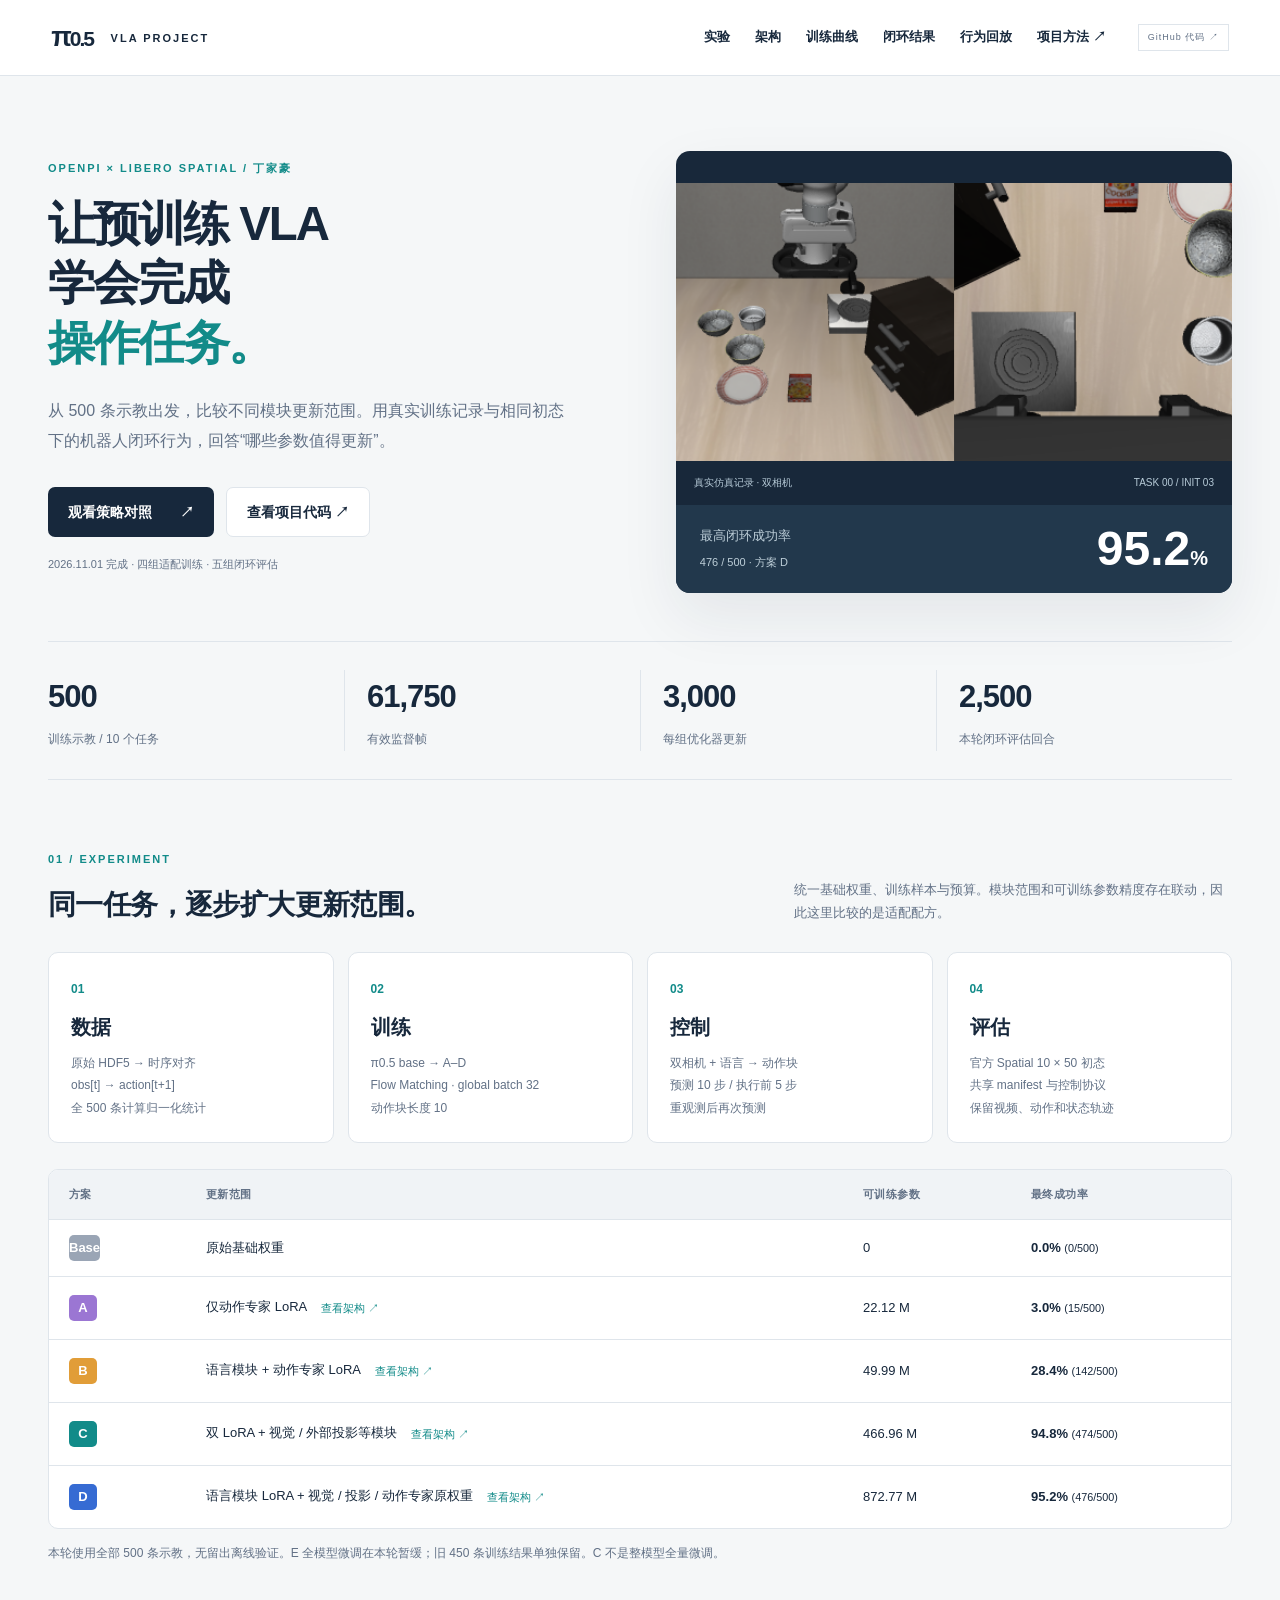
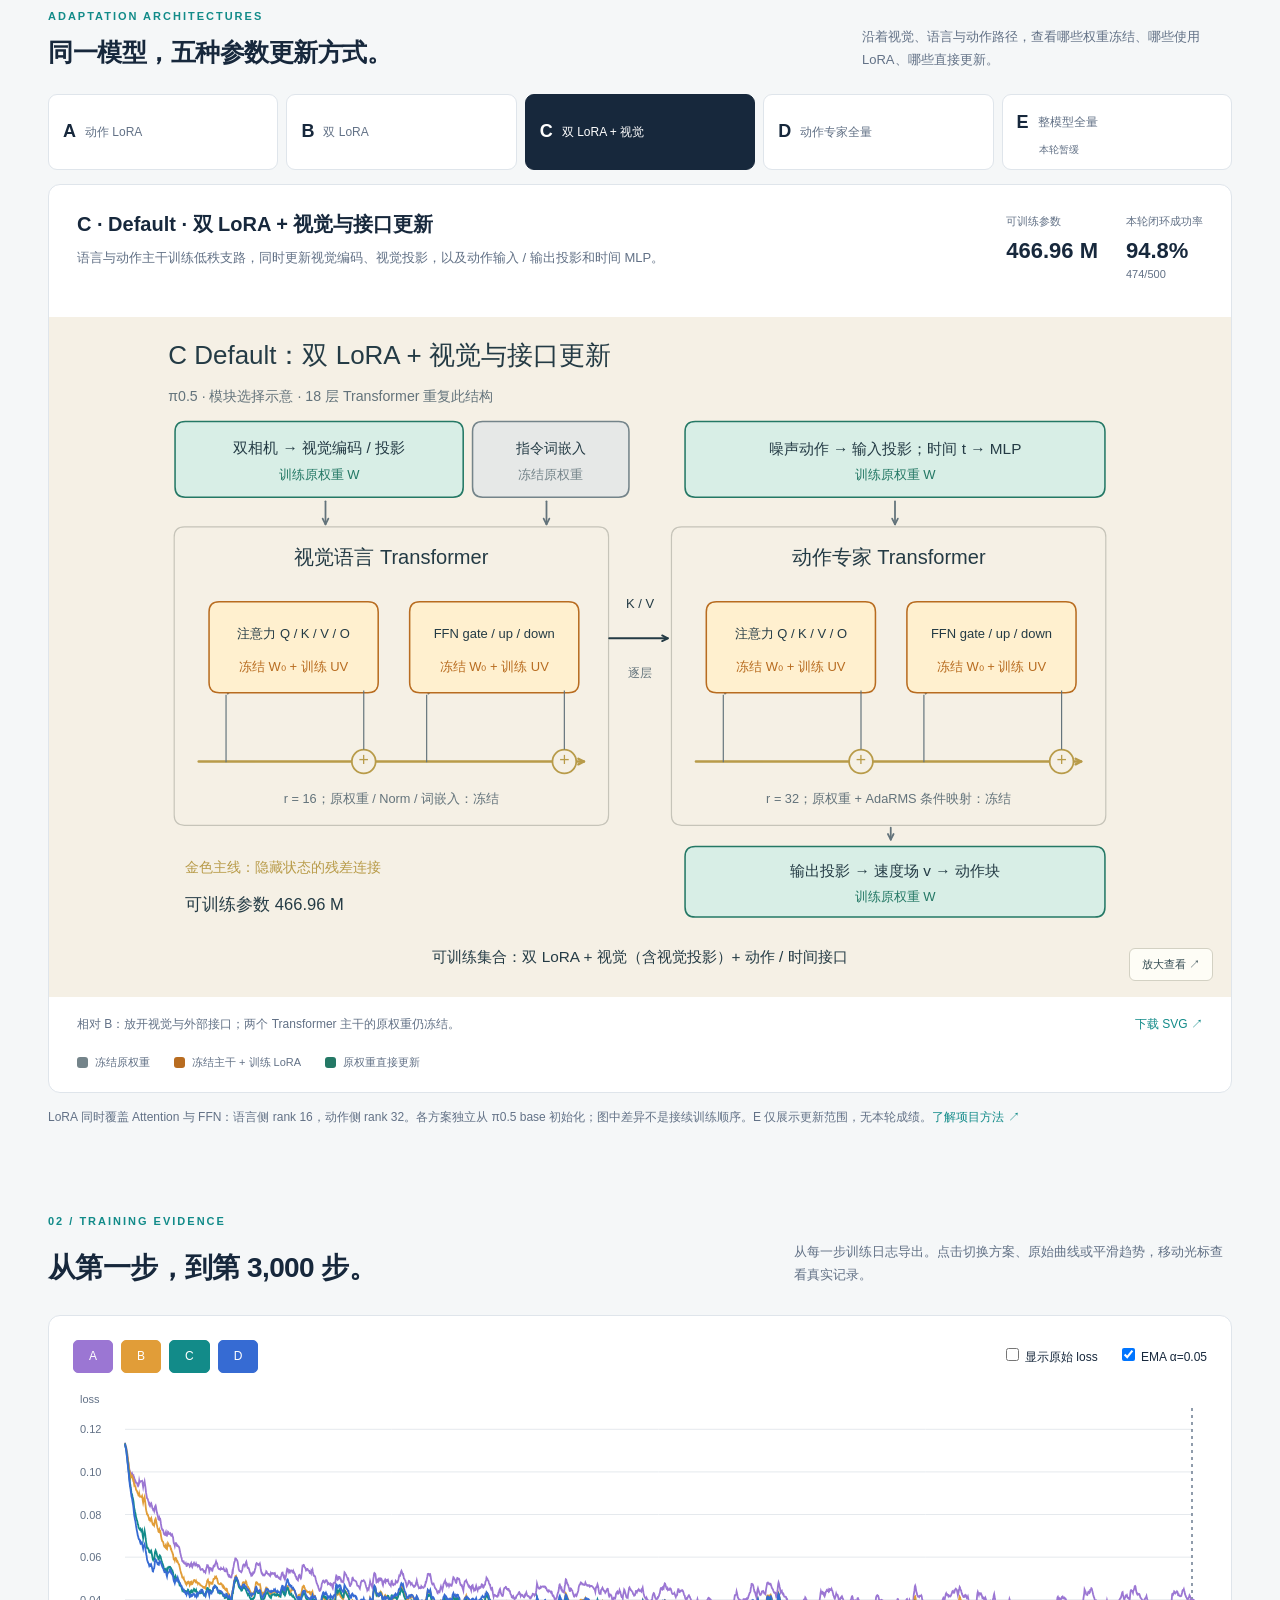
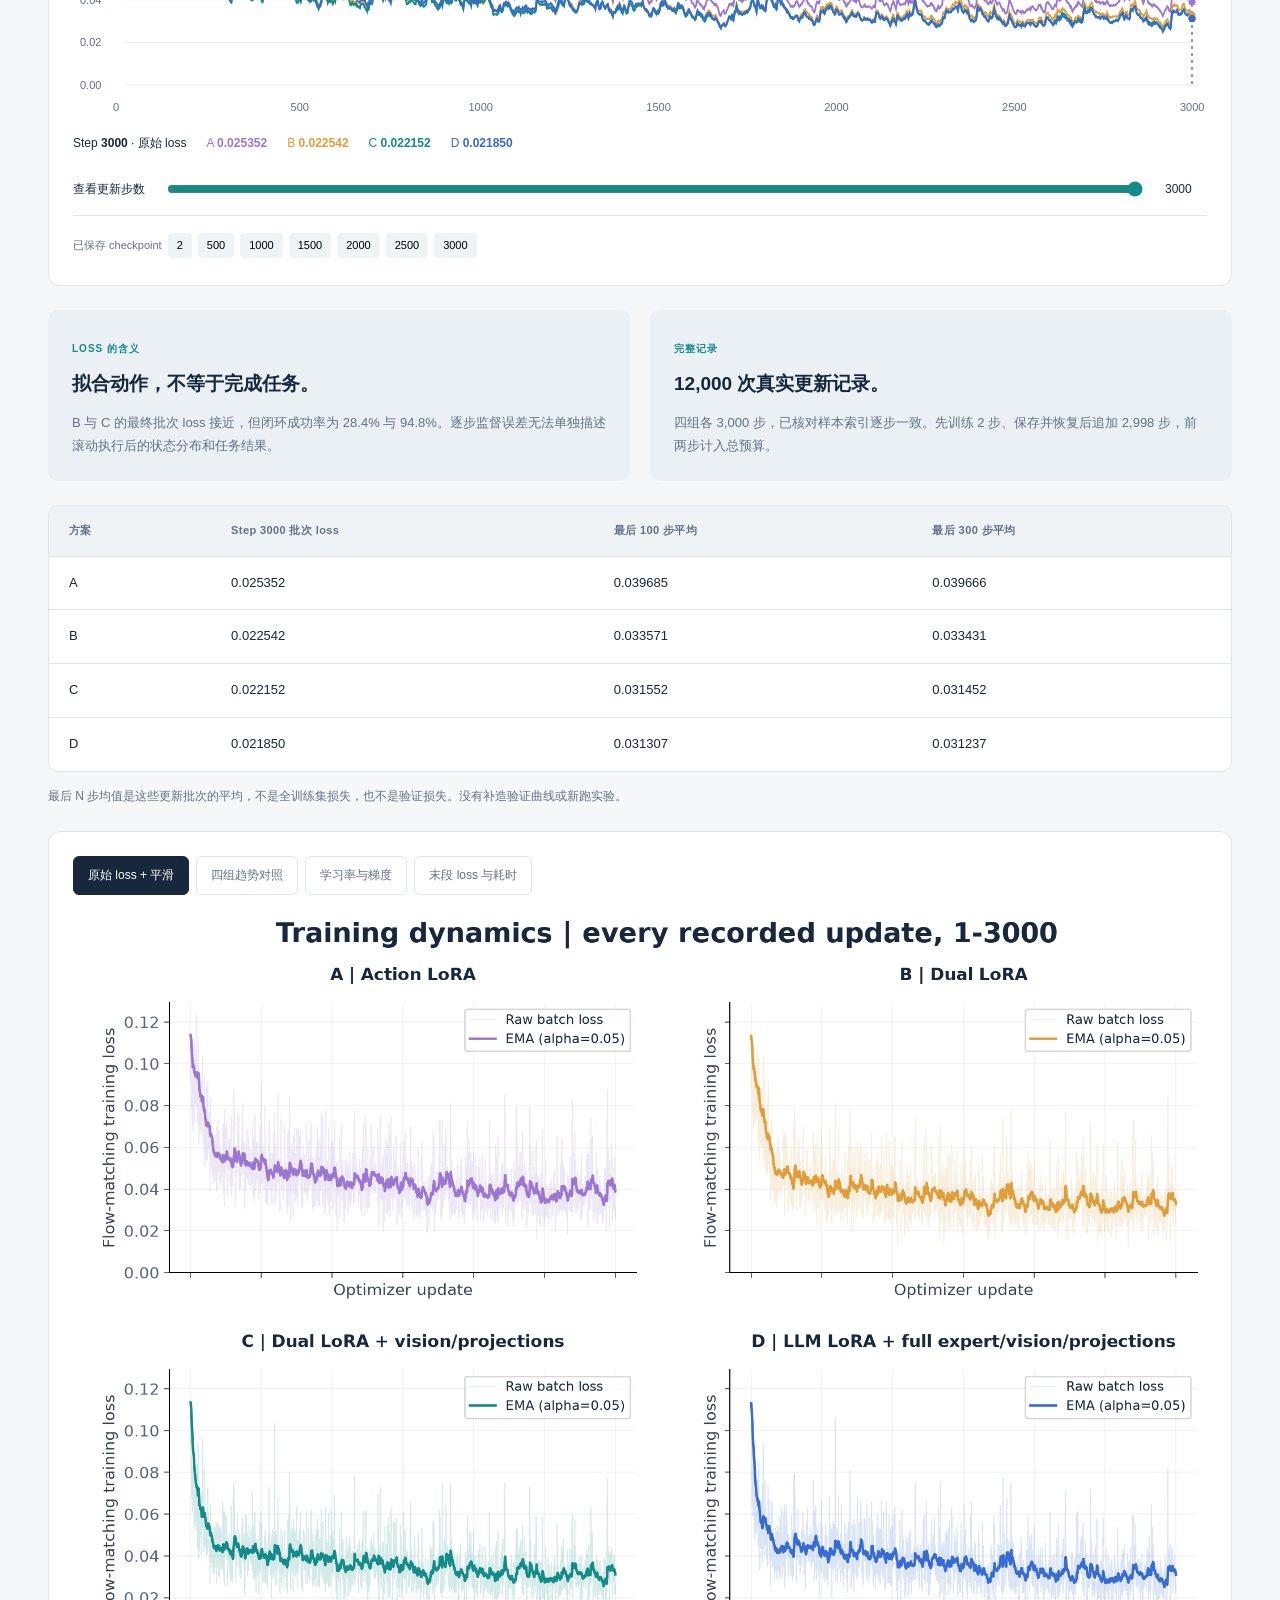
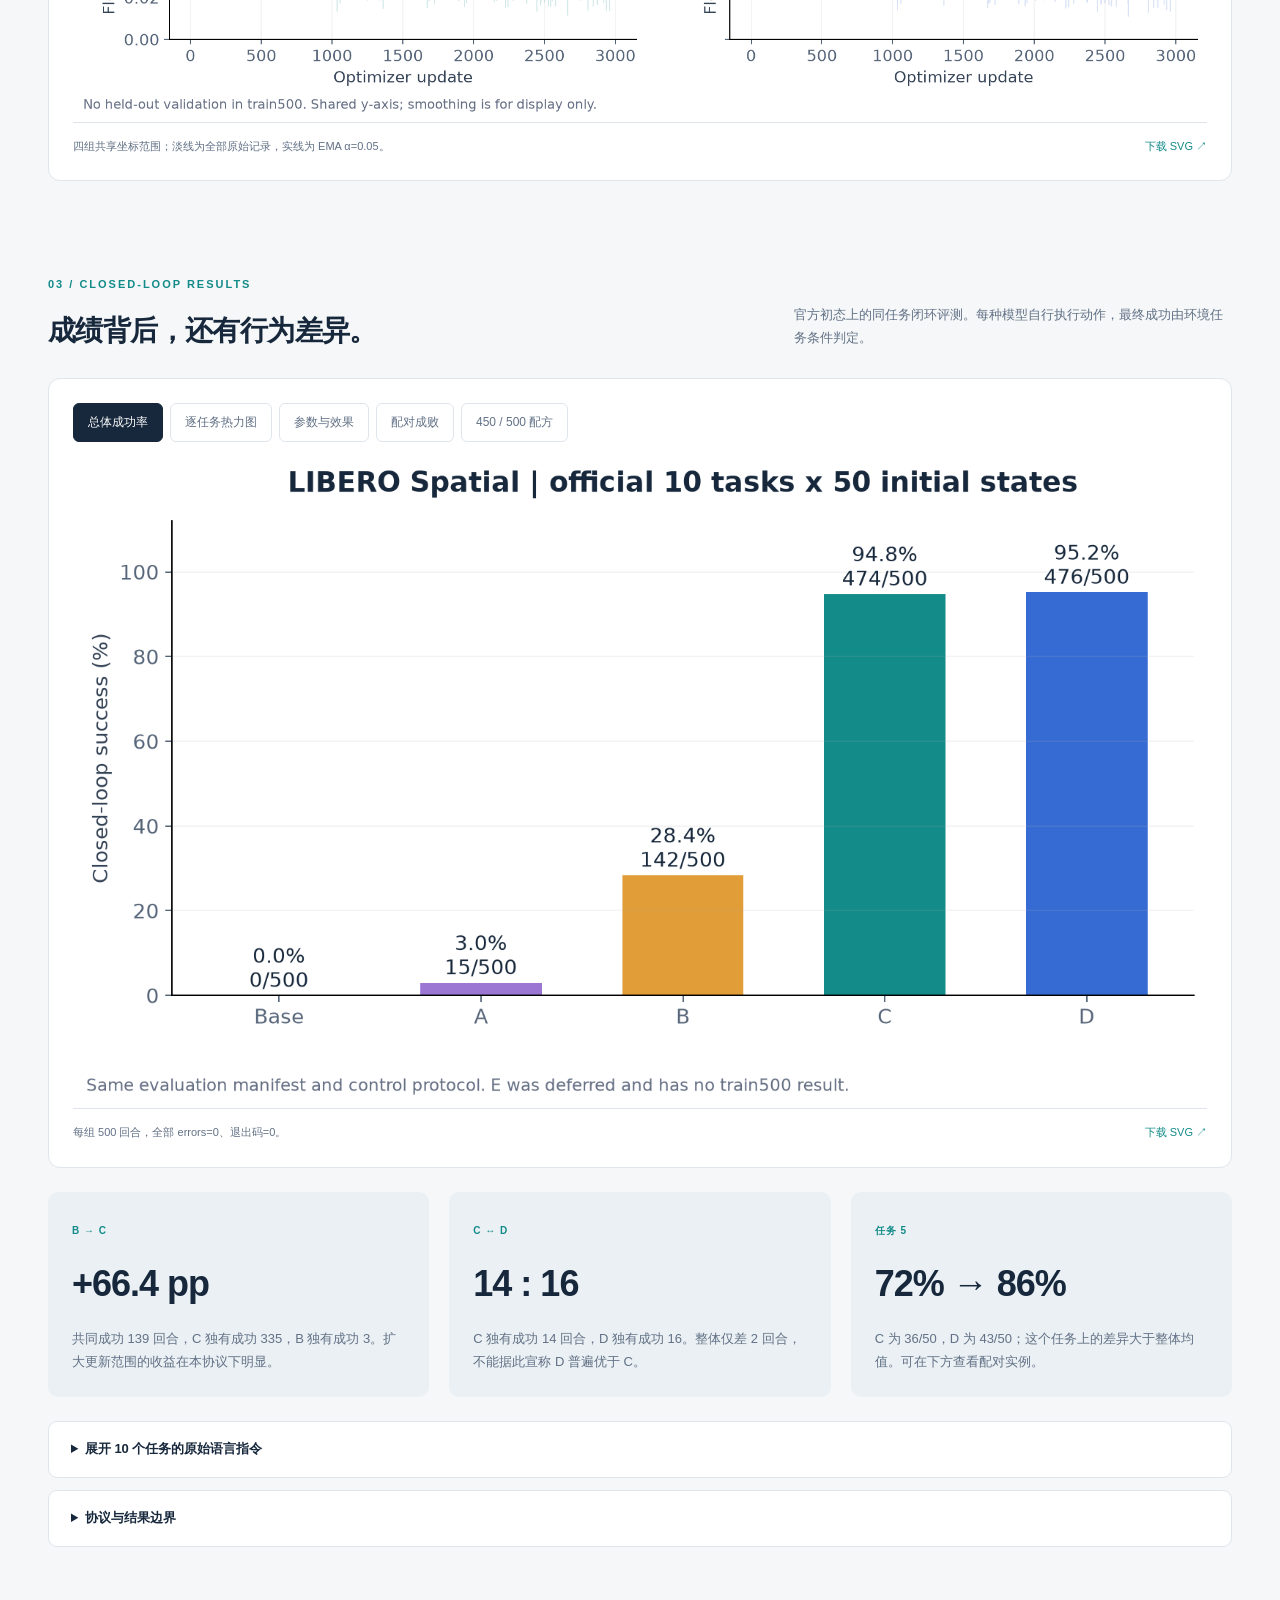
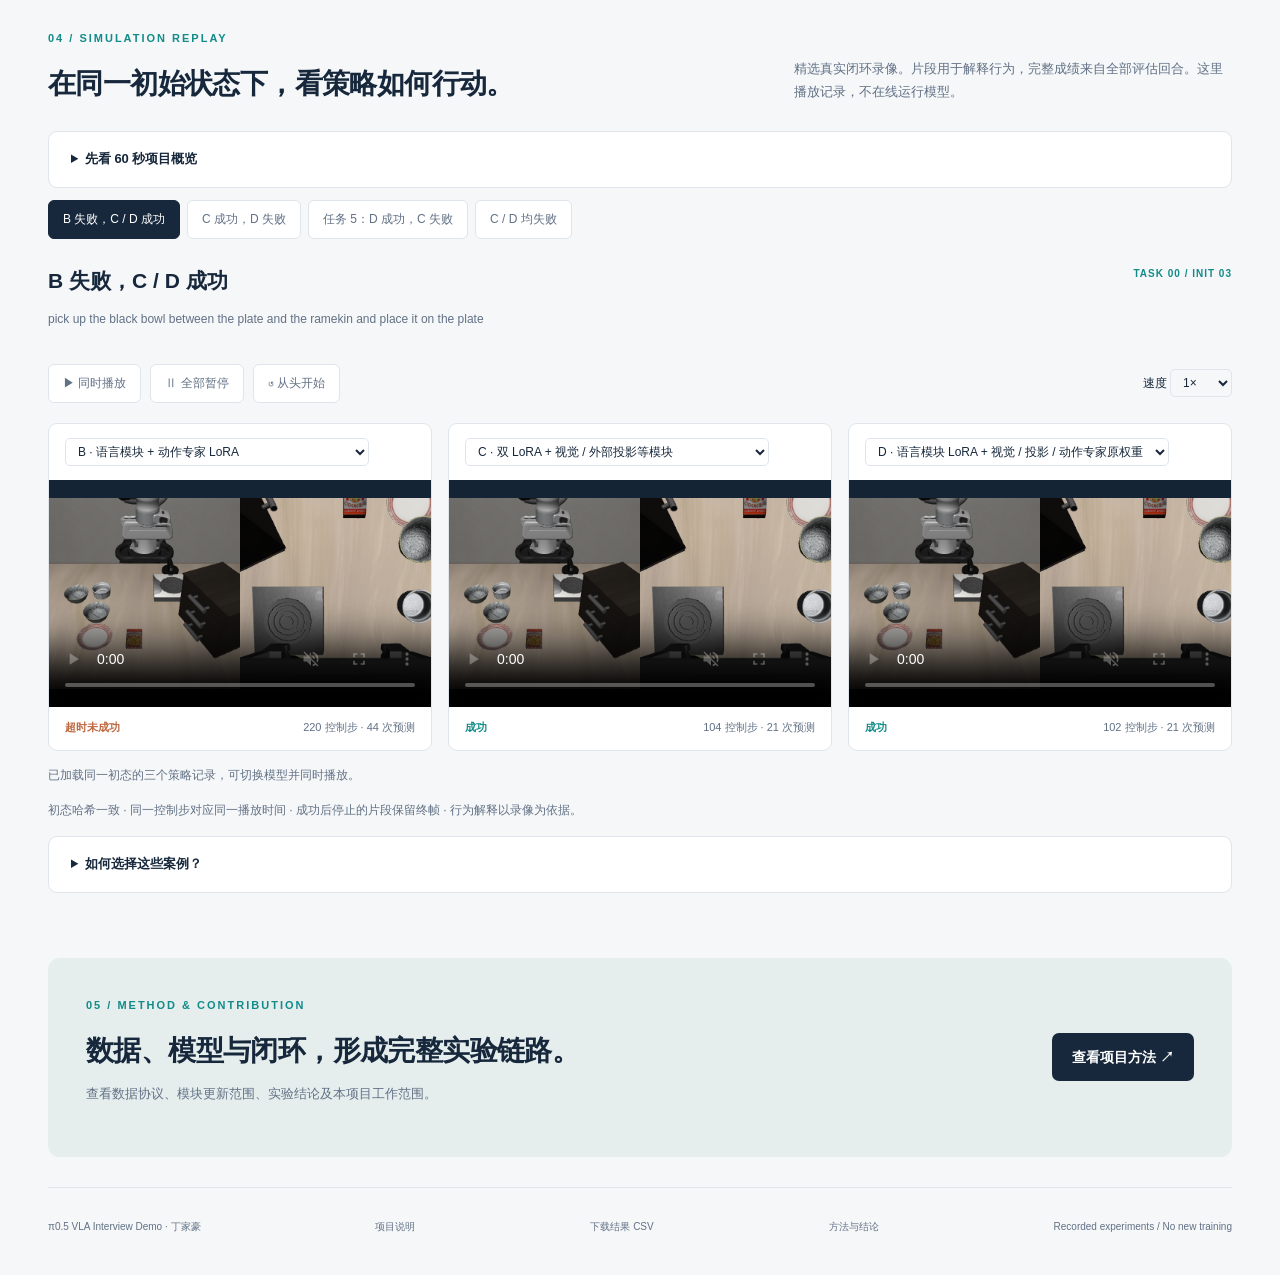
<file: index.html>
<!doctype html>
<html lang="zh-CN"><head><meta charset="utf-8"><meta name="viewport" content="width=device-width, initial-scale=1">
<title>π0.5 · VLA Interview Demo</title><link rel="stylesheet" href="style.css"></head>
<body>
<header class="nav"><a class="brand" href="#">π<span>0.5</span> <b>VLA PROJECT</b></a><nav><a href="#experiment">实验</a><a href="#architecture">架构</a><a href="#training">训练曲线</a><a href="#results">闭环结果</a><a href="#replay">行为回放</a><a href="methods.html">项目方法 ↗</a></nav><a class="private" href="https://github.com/DJH200202/pi05-vla-adaptation-lab">GitHub 代码 ↗</a></header>
<main>
<section class="hero"><div><p class="eyebrow">OPENPI × LIBERO SPATIAL / 丁家豪</p><h1>让预训练 VLA<br>学会完成<span>操作任务。</span></h1><p class="lead">从 500 条示教出发，比较不同模块更新范围。用真实训练记录与相同初态下的机器人闭环行为，回答“哪些参数值得更新”。</p><div class="actions"><a class="button" href="#replay">观看策略对照 <span>↗</span></a><a class="button secondary" href="https://github.com/DJH200202/pi05-vla-adaptation-lab">查看项目代码 ↗</a></div><p class="meta">2026.11.01 完成 · 四组适配训练 · 五组闭环评估</p></div><div class="hero-image"><img src="media/adaptation/C-start.png" alt="LIBERO 仿真外部相机与腕部相机起始画面"><div class="image-caption"><span>真实仿真记录 · 双相机</span><span>TASK 00 / INIT 03</span></div><div class="hero-insight"><span>最高闭环成功率</span><strong>95.2<small>%</small></strong><p>476 / 500 · 方案 D</p></div></div></section>
<section class="metrics"><div><strong>500</strong><span>训练示教 / 10 个任务</span></div><div><strong>61,750</strong><span>有效监督帧</span></div><div><strong>3,000</strong><span>每组优化器更新</span></div><div><strong>2,500</strong><span>本轮闭环评估回合</span></div></section>
<section id="experiment"><div class="section-head"><div><p class="eyebrow">01 / EXPERIMENT</p><h2>同一任务，逐步扩大更新范围。</h2></div><p>统一基础权重、训练样本与预算。模块范围和可训练参数精度存在联动，因此这里比较的是适配配方。</p></div>
<div class="flow"><article><span>01</span><h3>数据</h3><p>原始 HDF5 → 时序对齐<br>obs[t] → action[t+1]<br>全 500 条计算归一化统计</p></article><article><span>02</span><h3>训练</h3><p>π0.5 base → A–D<br>Flow Matching · global batch 32<br>动作块长度 10</p></article><article><span>03</span><h3>控制</h3><p>双相机 + 语言 → 动作块<br>预测 10 步 / 执行前 5 步<br>重观测后再次预测</p></article><article><span>04</span><h3>评估</h3><p>官方 Spatial 10 × 50 初态<br>共享 manifest 与控制协议<br>保留视频、动作和状态轨迹</p></article></div>
<div class="table-wrap"><table><thead><tr><th>方案</th><th>更新范围</th><th>可训练参数</th><th>最终成功率</th></tr></thead><tbody id="scope-table"></tbody></table></div>
<p class="note">本轮使用全部 500 条示教，无留出离线验证。E 全模型微调在本轮暂缓；旧 450 条训练结果单独保留。C 不是整模型全量微调。</p>
<div id="architecture" class="architecture" aria-labelledby="architecture-heading">
  <div class="architecture-head"><div><p class="eyebrow">ADAPTATION ARCHITECTURES</p><h3 id="architecture-heading">同一模型，五种参数更新方式。</h3></div><p>沿着视觉、语言与动作路径，查看哪些权重冻结、哪些使用 LoRA、哪些直接更新。</p></div>
  <div class="architecture-tabs" role="tablist" aria-label="选择架构方案">
    <button type="button" id="architecture-tab-A" role="tab" aria-controls="architecture-panel" aria-selected="false" tabindex="-1" data-scheme="A"><b>A</b><span>动作 LoRA</span></button>
    <button type="button" id="architecture-tab-B" role="tab" aria-controls="architecture-panel" aria-selected="false" tabindex="-1" data-scheme="B"><b>B</b><span>双 LoRA</span></button>
    <button type="button" id="architecture-tab-C" role="tab" aria-controls="architecture-panel" aria-selected="true" tabindex="0" data-scheme="C"><b>C</b><span>双 LoRA + 视觉</span></button>
    <button type="button" id="architecture-tab-D" role="tab" aria-controls="architecture-panel" aria-selected="false" tabindex="-1" data-scheme="D"><b>D</b><span>动作专家全量</span></button>
    <button type="button" id="architecture-tab-E" role="tab" aria-controls="architecture-panel" aria-selected="false" tabindex="-1" data-scheme="E"><b>E</b><span>整模型全量</span><small>本轮暂缓</small></button>
  </div>
  <div id="architecture-panel" class="architecture-panel" role="tabpanel" aria-labelledby="architecture-tab-C" tabindex="0">
    <div class="architecture-summary"><div><h4 id="architecture-title">C · 双 LoRA + 视觉与接口更新</h4><p id="architecture-description">语言与动作主干训练低秩支路，同时更新视觉编码、视觉投影，以及动作输入 / 输出投影和时间 MLP。</p></div><dl><div><dt>可训练参数</dt><dd id="architecture-parameters">466.96 M</dd></div><div><dt>本轮闭环成功率</dt><dd id="architecture-result">94.8% <small>474/500</small></dd></div></dl></div>
    <figure class="architecture-figure"><button type="button" id="architecture-enlarge" class="architecture-image-button" aria-label="放大查看 C 方案架构图"><img id="architecture-image" src="assets/architecture/scheme-c.svg" width="1200" height="800" alt="C 方案：视觉与外部接口原权重更新，语言和动作专家只训练 LoRA。"><span class="architecture-zoom-hint">放大查看 ↗</span></button><figcaption><span id="architecture-change">相对 B：放开视觉与外部接口；两个 Transformer 主干的原权重仍冻结。</span><a id="architecture-download" href="assets/architecture/scheme-c.svg" download="pi05-scheme-c.svg">下载 SVG ↗</a></figcaption></figure>
    <div class="architecture-legend" aria-label="图例"><span><i class="frozen"></i>冻结原权重</span><span><i class="lora"></i>冻结主干 + 训练 LoRA</span><span><i class="full"></i>原权重直接更新</span></div>
  </div>
  <p class="note architecture-note">LoRA 同时覆盖 Attention 与 FFN：语言侧 rank 16，动作侧 rank 32。各方案独立从 π0.5 base 初始化；图中差异不是接续训练顺序。E 仅展示更新范围，无本轮成绩。<a href="methods.html">了解项目方法 ↗</a></p>
</div></section>
<section id="training"><div class="section-head"><div><p class="eyebrow">02 / TRAINING EVIDENCE</p><h2>从第一步，到第 3,000 步。</h2></div><p>从每一步训练日志导出。点击切换方案、原始曲线或平滑趋势，移动光标查看真实记录。</p></div>
<div class="chart-card"><div class="toolbar"><div class="toggles" id="group-toggles"></div><label><input id="raw-toggle" type="checkbox"> 显示原始 loss</label><label><input id="ema-toggle" type="checkbox" checked> EMA α=0.05</label></div><div class="canvas-wrap"><canvas id="loss-chart" aria-label="A 到 D 训练损失交互曲线"></canvas></div><div class="chart-readout" id="chart-readout"></div><div class="slider-row"><label for="step-slider">查看更新步数</label><input id="step-slider" type="range" min="1" max="3000" value="3000"><output id="step-output">3000</output></div><div class="checkpoint-row">已保存 checkpoint <span id="checkpoint-buttons"></span></div></div>
<div class="insight-grid"><article><span class="tag">LOSS 的含义</span><h3>拟合动作，不等于完成任务。</h3><p>B 与 C 的最终批次 loss 接近，但闭环成功率为 28.4% 与 94.8%。逐步监督误差无法单独描述滚动执行后的状态分布和任务结果。</p></article><article><span class="tag">完整记录</span><h3>12,000 次真实更新记录。</h3><p>四组各 3,000 步，已核对样本索引逐步一致。先训练 2 步、保存并恢复后追加 2,998 步，前两步计入总预算。</p></article></div>
<div class="table-wrap"><table><thead><tr><th>方案</th><th>Step 3000 批次 loss</th><th>最后 100 步平均</th><th>最后 300 步平均</th></tr></thead><tbody id="loss-table"></tbody></table></div>
<p class="note">最后 N 步均值是这些更新批次的平均，不是全训练集损失，也不是验证损失。没有补造验证曲线或新跑实验。</p>
<div class="figure-browser"><div class="figure-tabs" id="training-tabs"></div><figure><img id="training-figure" alt="训练过程统计图"><figcaption><span id="training-caption"></span><a id="training-download" download>下载 SVG ↗</a></figcaption></figure></div></section>
<section id="results"><div class="section-head"><div><p class="eyebrow">03 / CLOSED-LOOP RESULTS</p><h2>成绩背后，还有行为差异。</h2></div><p>官方初态上的同任务闭环评测。每种模型自行执行动作，最终成功由环境任务条件判定。</p></div>
<div class="figure-browser"><div class="figure-tabs" id="result-tabs"></div><figure><img id="result-figure" alt="闭环评估结果统计图"><figcaption><span id="result-caption"></span><a id="result-download" download>下载 SVG ↗</a></figcaption></figure></div>
<div class="insight-grid three"><article><span class="tag">B → C</span><strong>+66.4 pp</strong><p>共同成功 139 回合，C 独有成功 335，B 独有成功 3。扩大更新范围的收益在本协议下明显。</p></article><article><span class="tag">C ↔ D</span><strong>14 : 16</strong><p>C 独有成功 14 回合，D 独有成功 16。整体仅差 2 回合，不能据此宣称 D 普遍优于 C。</p></article><article><span class="tag">任务 5</span><strong>72% → 86%</strong><p>C 为 36/50，D 为 43/50；这个任务上的差异大于整体均值。可在下方查看配对实例。</p></article></div>
<details><summary>展开 10 个任务的原始语言指令</summary><ol id="task-list" start="0"></ol></details>
<details><summary>协议与结果边界</summary><p>使用固定版本 LIBERO 官方 .pruned_init，10 个任务各 50 条。256 渲染 → 180° 旋转 → PIL 双线性 224；稳定 10 步，最多 220 个控制步，预测 10 / 执行 5 / 去噪 10。五组评估共享 manifest 和按回合配对的动作噪声。</p><p>这是相同任务集合上的评估，不代表未见任务泛化或真机表现。固定项目仿真环境，不宣称逐位复现官方发布榜单。450→500 两轮的训练数据和归一化均发生变化；旧 E 的 91.4% 不属于本轮。</p></details></section>
<section id="replay"><div class="section-head"><div><p class="eyebrow">04 / SIMULATION REPLAY</p><h2>在同一初始状态下，看策略如何行动。</h2></div><p>精选真实闭环录像。片段用于解释行为，完整成绩来自全部评估回合。这里播放记录，不在线运行模型。</p></div>
<details><summary>先看 60 秒项目概览</summary><video controls playsinline preload="metadata" style="width:100%;max-height:600px" src="overview.mp4" poster="assets/charts/success-rates.png"></video><p class="note">由已有结果图与四组配对录像剪辑而成，未运行模型；片段结束后保持终帧。<a href="overview.mp4" download>下载 MP4 ↗</a></p></details>
<div id="case-tabs" class="figure-tabs"></div><div class="case-header"><div><h3 id="case-title"></h3><p id="case-prompt"></p></div><span id="case-key" class="tag"></span></div><div class="play-controls"><button id="play-all">▶ 同时播放</button><button id="pause-all">Ⅱ 全部暂停</button><button id="restart-all">↺ 从头开始</button><label>速度 <select id="speed"><option value=".5">0.5×</option><option value="1" selected>1×</option><option value="2">2×</option></select></label></div><div id="players" class="players"></div><p id="play-status" class="note" role="status"></p><p id="case-note" class="note"></p>
<details><summary>如何选择这些案例？</summary><p>分别选择 B 失败而 C/D 成功、C 成功而 D 失败、任务 5 中 D 成功而 C 失败、C/D 均失败四类；每类按任务号与初态号排序取第一个匹配回合。可切换模型；同一案例初态哈希已核对一致。来源路径和视频哈希见 <a href="media-manifest.json">媒体清单</a>。每段视频左侧为外部相机，右侧为腕部相机。</p></details></section>
<section id="learn" class="learning-callout"><div><p class="eyebrow">05 / METHOD & CONTRIBUTION</p><h2>数据、模型与闭环，形成完整实验链路。</h2><p>查看数据协议、模块更新范围、实验结论及本项目工作范围。</p></div><a class="button" href="methods.html">查看项目方法 ↗</a></section>
<footer><span>π0.5 VLA Interview Demo · 丁家豪</span><a href="README.md">项目说明</a><a href="results/summary.csv" download>下载结果 CSV</a><a href="methods.html">方法与结论</a><span>Recorded experiments / No new training</span></footer>
</main>
<dialog id="architecture-dialog" class="architecture-dialog" aria-labelledby="architecture-dialog-title"><div class="architecture-dialog-head"><h2 id="architecture-dialog-title">方案架构</h2><div><button type="button" id="architecture-zoom" aria-pressed="false">查看细节</button><button type="button" id="architecture-close" aria-label="关闭架构大图">关闭 ×</button></div></div><div class="architecture-dialog-canvas"><img id="architecture-dialog-image" width="1200" height="800" alt=""></div><p>灰色：冻结 · 橙色：LoRA · 绿色：原权重更新。查看细节后可滚动浏览大图。</p></dialog>
<script src="assets/data.js"></script><script src="app.js"></script><script src="architecture.js"></script></body></html>
</file>
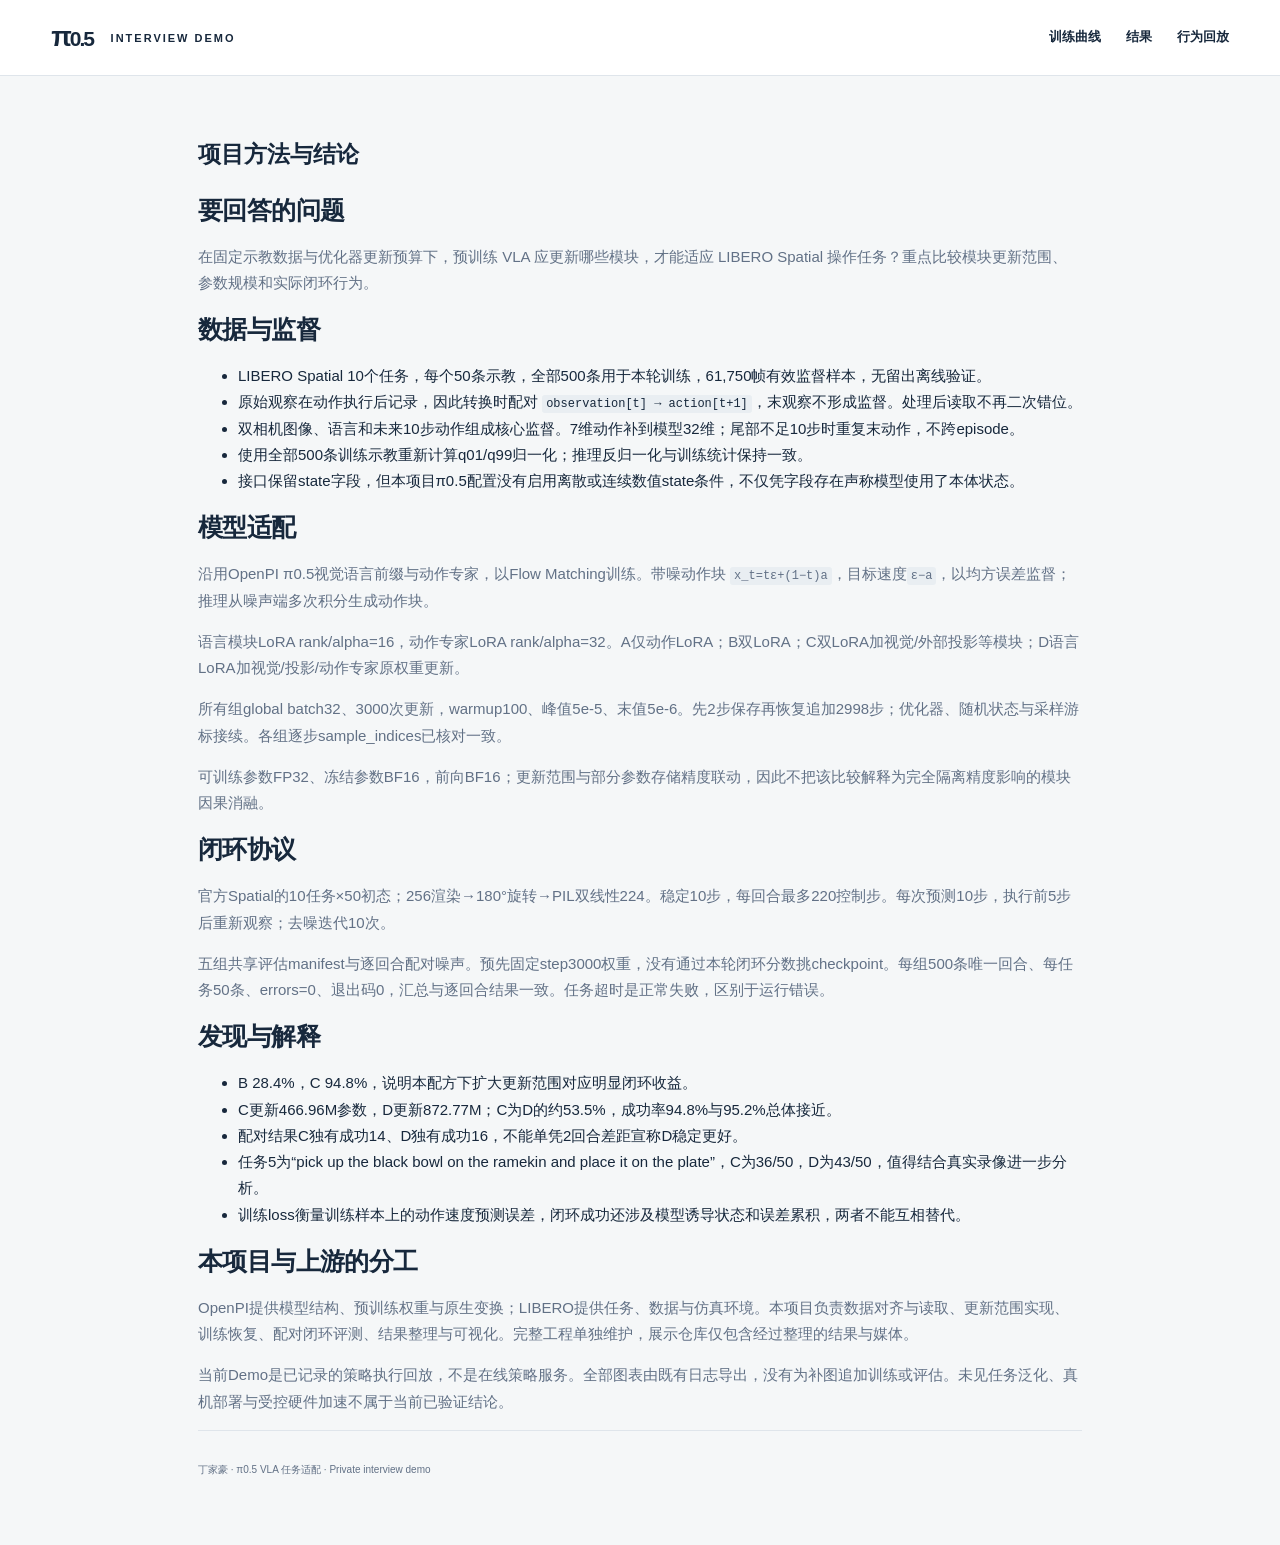
<file: methods.html>
<!doctype html><html lang="zh-CN"><head><meta charset="utf-8"><meta name="viewport" content="width=device-width,initial-scale=1"><title>π0.5 · 项目方法</title><link rel="stylesheet" href="style.css"></head><body><header class="nav"><a class="brand" href="index.html">π<span>0.5</span> <b>INTERVIEW DEMO</b></a><nav><a href="index.html#training">训练曲线</a><a href="index.html#results">结果</a><a href="index.html#replay">行为回放</a></nav></header><main style="max-width:980px;padding-top:40px"><article class="study-content"><h1>项目方法与结论</h1><h2>要回答的问题</h2><p>在固定示教数据与优化器更新预算下，预训练 VLA 应更新哪些模块，才能适应 LIBERO Spatial 操作任务？重点比较模块更新范围、参数规模和实际闭环行为。</p><h2>数据与监督</h2><ul><li>LIBERO Spatial 10个任务，每个50条示教，全部500条用于本轮训练，61,750帧有效监督样本，无留出离线验证。</li><li>原始观察在动作执行后记录，因此转换时配对 <code>observation[t] → action[t+1]</code>，末观察不形成监督。处理后读取不再二次错位。</li><li>双相机图像、语言和未来10步动作组成核心监督。7维动作补到模型32维；尾部不足10步时重复末动作，不跨episode。</li><li>使用全部500条训练示教重新计算q01/q99归一化；推理反归一化与训练统计保持一致。</li><li>接口保留state字段，但本项目π0.5配置没有启用离散或连续数值state条件，不仅凭字段存在声称模型使用了本体状态。</li></ul><h2>模型适配</h2><p>沿用OpenPI π0.5视觉语言前缀与动作专家，以Flow Matching训练。带噪动作块 <code>x_t=tε+(1−t)a</code>，目标速度<code>ε−a</code>，以均方误差监督；推理从噪声端多次积分生成动作块。</p><p>语言模块LoRA rank/alpha=16，动作专家LoRA rank/alpha=32。A仅动作LoRA；B双LoRA；C双LoRA加视觉/外部投影等模块；D语言LoRA加视觉/投影/动作专家原权重更新。</p><p>所有组global batch32、3000次更新，warmup100、峰值5e-5、末值5e-6。先2步保存再恢复追加2998步；优化器、随机状态与采样游标接续。各组逐步sample_indices已核对一致。</p><p>可训练参数FP32、冻结参数BF16，前向BF16；更新范围与部分参数存储精度联动，因此不把该比较解释为完全隔离精度影响的模块因果消融。</p><h2>闭环协议</h2><p>官方Spatial的10任务×50初态；256渲染→180°旋转→PIL双线性224。稳定10步，每回合最多220控制步。每次预测10步，执行前5步后重新观察；去噪迭代10次。</p><p>五组共享评估manifest与逐回合配对噪声。预先固定step3000权重，没有通过本轮闭环分数挑checkpoint。每组500条唯一回合、每任务50条、errors=0、退出码0，汇总与逐回合结果一致。任务超时是正常失败，区别于运行错误。</p><h2>发现与解释</h2><ul><li>B 28.4%，C 94.8%，说明本配方下扩大更新范围对应明显闭环收益。</li><li>C更新466.96M参数，D更新872.77M；C为D的约53.5%，成功率94.8%与95.2%总体接近。</li><li>配对结果C独有成功14、D独有成功16，不能单凭2回合差距宣称D稳定更好。</li><li>任务5为“pick up the black bowl on the ramekin and place it on the plate”，C为36/50，D为43/50，值得结合真实录像进一步分析。</li><li>训练loss衡量训练样本上的动作速度预测误差，闭环成功还涉及模型诱导状态和误差累积，两者不能互相替代。</li></ul><h2>本项目与上游的分工</h2><p>OpenPI提供模型结构、预训练权重与原生变换；LIBERO提供任务、数据与仿真环境。本项目负责数据对齐与读取、更新范围实现、训练恢复、配对闭环评测、结果整理与可视化。完整工程单独维护，展示仓库仅包含经过整理的结果与媒体。</p><p>当前Demo是已记录的策略执行回放，不是在线策略服务。全部图表由既有日志导出，没有为补图追加训练或评估。未见任务泛化、真机部署与受控硬件加速不属于当前已验证结论。</p></article><footer>丁家豪 · π0.5 VLA 任务适配 · Private interview demo</footer></main></body></html>
</file>
<file: style.css>
:root{--ink:#17283c;--muted:#627186;--line:#dfe5eb;--teal:#128b89;--paper:#f5f7f8;--card:#fff;--blue:#366bd3}*{box-sizing:border-box}html{scroll-behavior:smooth;scroll-padding-top:88px}body{margin:0;color:var(--ink);background:var(--paper);font-family:Inter,-apple-system,BlinkMacSystemFont,"PingFang SC","Microsoft Yahei",sans-serif;font-size:15px;line-height:1.75}a{color:inherit;text-decoration:none}a:hover{color:var(--teal)}button,select,input{font:inherit}button,a.button{cursor:pointer}button:focus-visible,a:focus-visible,input:focus-visible,select:focus-visible,summary:focus-visible{outline:3px solid #4b9ce8;outline-offset:4px}.nav{height:76px;padding:0 4vw;display:flex;align-items:center;gap:32px;background:#ffffffed;border-bottom:1px solid var(--line);position:sticky;top:0;z-index:9;backdrop-filter:blur(12px)}.brand{font-size:27px;white-space:nowrap;font-weight:750;letter-spacing:-2px}.brand span{font-size:21px}.brand b{font-size:11px;letter-spacing:2px;margin-left:12px;vertical-align:middle}.nav nav{display:flex;gap:25px;margin-left:auto;font-size:13px;font-weight:600}.private{font-size:9px;letter-spacing:1px;padding:5px 9px;border:1px solid var(--line);color:var(--muted)}main{max-width:1320px;margin:auto;padding:0 48px}.hero{display:grid;grid-template-columns:1.03fr 1fr;gap:55px;align-items:center;padding:75px 0 48px}.eyebrow{color:var(--teal);letter-spacing:2px;font-size:11px;font-weight:700;margin:0 0 16px}.hero h1{font-size:clamp(34px,3.7vw,53px);letter-spacing:-2px;line-height:1.25;margin:0 0 24px}.hero h1 span{display:block;color:var(--teal)}.lead{font-size:16px;color:var(--muted);max-width:520px;line-height:1.9}.actions{display:flex;gap:12px;margin:30px 0 18px}.button{display:inline-flex;align-items:center;gap:28px;padding:12px 20px;background:var(--ink);color:white;border-radius:7px;font-size:14px;font-weight:600}.button:hover{background:var(--teal);color:white}.secondary{background:white;color:var(--ink);border:1px solid var(--line)}.meta{font-size:11px;color:var(--muted)}.hero-image{position:relative;background:#18283a;border-radius:14px;overflow:hidden;padding:32px 0 0;box-shadow:0 24px 60px #17283c14}.hero-image>img{width:100%;display:block;min-height:230px;object-fit:cover}.image-caption{display:flex;justify-content:space-between;font-size:10px;color:#b7cbd8;padding:13px 18px}.hero-insight{padding:18px 24px;background:#22384c;display:grid;grid-template-columns:1fr 1fr;align-items:center;color:white}.hero-insight>span{font-size:13px;color:#bdced8}.hero-insight strong{font-size:48px;line-height:1.1;text-align:right;grid-row:span 2}.hero-insight small{font-size:20px}.hero-insight p{font-size:11px;margin:0;color:#bdced8}.metrics{display:grid;grid-template-columns:repeat(4,1fr);border-top:1px solid var(--line);border-bottom:1px solid var(--line);padding:28px 0}.metrics>div{padding:0 22px;border-left:1px solid var(--line)}.metrics>div:first-child{border:0;padding-left:0}.metrics strong{font-size:31px;display:block;letter-spacing:-1px}.metrics span{font-size:12px;color:var(--muted)}section[id]{padding:70px 0 0}.section-head{display:flex;align-items:flex-end;gap:60px;margin-bottom:28px}.section-head>div{flex:1}.section-head>p{width:37%;font-size:13px;color:var(--muted);margin:0}h2{font-size:28px;line-height:1.4;letter-spacing:-.6px;margin:0}h3{line-height:1.5}.flow{display:grid;grid-template-columns:repeat(4,1fr);gap:14px;margin-bottom:26px}.flow article{background:white;border:1px solid var(--line);padding:22px;border-radius:10px}.flow span{color:var(--teal);font-size:12px;font-weight:bold}.flow h3{margin:10px 0;font-size:20px}.flow p{font-size:12px;color:var(--muted);margin:0;line-height:1.9}.table-wrap{overflow-x:auto;background:white;border:1px solid var(--line);border-radius:10px}table{width:100%;border-collapse:collapse;text-align:left;font-size:13px}th{font-size:11px;letter-spacing:.4px;color:var(--muted);background:#f0f3f6}td,th{padding:15px 20px;border-bottom:1px solid var(--line)}tr:last-child td{border-bottom:0}.badge{display:inline-flex;align-items:center;justify-content:center;min-width:28px;height:26px;color:white;border-radius:5px;font-weight:bold;margin-right:8px}.note{font-size:12px;color:var(--muted);line-height:1.8;margin:14px 0}.chart-card,.figure-browser{background:white;border:1px solid var(--line);border-radius:12px;padding:24px}.toolbar{display:flex;align-items:center;flex-wrap:wrap;gap:20px;font-size:12px}.toggles{display:flex;gap:8px;margin-right:auto}.toggles button{padding:5px 15px;border:1px solid var(--line);border-radius:5px;background:white;color:var(--muted)}.toggles button.active{background:var(--g);color:white;border-color:var(--g)}.canvas-wrap{height:330px;margin:20px 0 10px}canvas{display:block;width:100%;height:100%;touch-action:pan-y}.chart-readout{display:flex;gap:20px;flex-wrap:wrap;font-size:12px;min-height:26px}.chart-readout strong{font-variant-numeric:tabular-nums}.slider-row{display:flex;gap:20px;align-items:center;margin-top:20px;font-size:12px}.slider-row input{flex:1;accent-color:var(--teal)}.slider-row output{width:42px;font-variant-numeric:tabular-nums}.checkpoint-row{border-top:1px solid var(--line);padding-top:14px;margin-top:15px;font-size:11px;color:var(--muted)}.checkpoint-row button{background:#eef3f6;border:0;padding:3px 9px;border-radius:4px;margin:3px;cursor:pointer;font-size:11px}.insight-grid{display:grid;grid-template-columns:repeat(2,1fr);gap:20px;margin:24px 0}.insight-grid.three{grid-template-columns:repeat(3,1fr)}.insight-grid article{padding:24px;background:#eaf0f3;border-radius:10px}.tag{display:inline-block;font-size:10px;letter-spacing:1px;color:var(--teal);font-weight:700}.insight-grid h3{margin:10px 0;font-size:19px}.insight-grid p{color:var(--muted);font-size:13px;margin-bottom:0}.insight-grid strong{display:block;font-size:36px;letter-spacing:-1px;margin-top:10px}.figure-browser{margin:24px 0}.figure-tabs{display:flex;flex-wrap:wrap;gap:7px;margin-bottom:16px}.figure-tabs button,.play-controls button{border:1px solid var(--line);background:white;color:var(--muted);border-radius:6px;padding:8px 14px;font-size:12px;cursor:pointer}.figure-tabs button.active{background:var(--ink);color:white;border-color:var(--ink)}figure{margin:0}figure>img{display:block;width:100%;height:auto}figcaption{border-top:1px solid var(--line);padding-top:14px;display:flex;gap:20px;justify-content:space-between;font-size:11px;color:var(--muted)}figcaption a{white-space:nowrap;color:var(--teal)}details{background:white;border:1px solid var(--line);border-radius:9px;margin:12px 0;padding:16px 22px;font-size:13px}summary{font-weight:600;cursor:pointer}details p,details li{color:var(--muted)}details li{margin:8px 0}.case-header{display:flex;align-items:flex-start;justify-content:space-between;gap:25px;padding:10px 0}.case-header h3{margin:0;font-size:21px}.case-header p{font-size:12px;color:var(--muted);max-width:760px}.case-header .tag{white-space:nowrap}.play-controls{display:flex;gap:9px;align-items:center;flex-wrap:wrap;margin:12px 0 20px}.play-controls label{font-size:12px;margin-left:auto}.play-controls select,.player select{background:transparent;border:1px solid var(--line);padding:5px 8px;border-radius:5px;font-size:12px;color:var(--ink)}.players{display:grid;grid-template-columns:repeat(3,1fr);gap:16px}.player{background:white;border:1px solid var(--line);border-radius:9px;overflow:hidden}.player-head{padding:14px 16px;display:flex;justify-content:space-between;align-items:center}.player video{width:100%;display:block;background:#152435;aspect-ratio:512/304}.player-foot{padding:12px 16px;font-size:11px;color:var(--muted);display:flex;justify-content:space-between}.success{color:var(--teal);font-weight:700}.failure{color:#bd663e;font-weight:700}.learning-callout{display:flex;align-items:center;justify-content:space-between;gap:30px;padding:38px!important;background:#e5eeed;border-radius:12px;margin:65px 0 30px}.learning-callout p:last-child{color:var(--muted);font-size:13px}.learning-callout .button{white-space:nowrap}footer{display:flex;gap:24px;flex-wrap:wrap;justify-content:space-between;padding:30px 0 40px;font-size:10px;color:var(--muted);border-top:1px solid var(--line)}.study-layout{display:grid;grid-template-columns:220px 1fr;gap:45px;margin:45px auto}.study-nav{position:sticky;top:110px;align-self:start}.study-nav a{display:block;font-size:12px;padding:7px 0;color:var(--muted)}.study-content section{padding:25px 0!important}.study-content h2{font-size:25px;margin:16px 0}.study-content>p,.study-content section>p{color:var(--muted)}.study-content pre{background:#17283c;color:#dbe9ec;padding:20px;overflow:auto;border-radius:8px;font-size:12px}.study-content details{font-size:14px}.study-content summary{line-height:1.6}.study-controls{display:flex;gap:10px}.study-controls button{padding:8px 15px;border:1px solid var(--line);background:white;border-radius:6px;cursor:pointer}.study-content code{background:#e9eef2;padding:2px 4px;border-radius:3px;font-size:12px}
@media(max-width:1050px){.private{display:none}.nav{gap:15px}.nav nav{gap:15px}main{padding:0 28px}.hero{gap:30px}.hero h1{font-size:38px}.hero-insight strong{font-size:38px}.flow article{padding:16px}.hero{padding-top:45px}.section-head{gap:25px}.players{gap:10px}.player-head{padding:10px}.study-layout{grid-template-columns:170px 1fr;gap:25px}}
@media(max-width:720px){.nav{height:auto;min-height:65px;padding:10px 18px;flex-wrap:wrap;gap:7px}.nav nav{width:100%;justify-content:space-between;gap:10px;font-size:11px}.brand{font-size:24px}main{padding:0 18px}.hero{grid-template-columns:1fr;padding-top:35px;gap:28px}.hero h1{font-size:39px}.hero-image{max-width:540px}.metrics{grid-template-columns:repeat(2,1fr);gap:22px}.metrics>div:nth-child(3){border-left:0;padding-left:0}.metrics strong{font-size:26px}.section-head{display:block}.section-head>p{width:auto;margin-top:15px}.flow{grid-template-columns:repeat(2,1fr)}h2{font-size:25px}.chart-card,.figure-browser{padding:14px}.toolbar{gap:12px}.canvas-wrap{height:280px}.insight-grid,.insight-grid.three{grid-template-columns:1fr}.players{grid-template-columns:1fr}.player video{max-height:340px}.case-header{display:block}.learning-callout{display:block;padding:25px!important}.learning-callout .button{margin-top:16px}.slider-row{gap:10px}.slider-row label{font-size:10px}td,th{padding:12px;font-size:12px}.study-layout{display:block}.study-nav{position:static;display:flex;flex-wrap:wrap;gap:12px}.study-nav a{padding:0}.section-head .eyebrow{margin-bottom:10px}section[id]{padding-top:45px}}
@media(prefers-reduced-motion:reduce){html{scroll-behavior:auto}}

/* Architecture explorer: retain a large diagram and keep the five recipes adjacent. */
.architecture{margin-top:42px;scroll-margin-top:110px}
.architecture-head{display:flex;align-items:flex-end;gap:36px;margin-bottom:22px}
.architecture-head>div{flex:1}.architecture-head .eyebrow{margin-bottom:8px}
.architecture-head h3{font-size:25px;letter-spacing:-.5px;margin:0}
.architecture-head>p{max-width:370px;font-size:13px;color:var(--muted);margin:0}
.architecture-tabs{display:grid;grid-template-columns:repeat(5,minmax(0,1fr));gap:8px;margin-bottom:14px}
.architecture-tabs button{display:flex;align-items:center;flex-wrap:wrap;gap:5px 9px;min-height:64px;padding:12px 14px;text-align:left;background:white;border:1px solid var(--line);border-radius:9px;color:var(--muted);cursor:pointer}
.architecture-tabs b{font-size:18px;color:var(--ink)}.architecture-tabs span{font-size:12px;line-height:1.5}
.architecture-tabs small{font-size:10px;line-height:1.4;flex-basis:100%;padding-left:22px}
.architecture-tabs button:hover{border-color:#8eaaa9}
.architecture-tabs [aria-selected="true"]{background:var(--ink);border-color:var(--ink);color:white}
.architecture-tabs [aria-selected="true"] b{color:white}
.architecture-panel{overflow:hidden;background:white;border:1px solid var(--line);border-radius:12px}
.architecture-summary{display:grid;grid-template-columns:minmax(0,1fr) auto;gap:32px;padding:24px 28px;align-items:start}
.architecture-summary h4{font-size:20px;line-height:1.5;margin:0 0 8px}
.architecture-summary p{font-size:13px;color:var(--muted);margin:0;max-width:710px;min-height:46px}
.architecture-summary dl{display:flex;gap:28px;margin:0;padding-top:3px}
.architecture-summary dt{font-size:11px;color:var(--muted);margin-bottom:5px}
.architecture-summary dd{margin:0;font-size:22px;line-height:1.4;font-weight:650;white-space:nowrap;font-variant-numeric:tabular-nums}
.architecture-summary dd small{display:block;font-size:11px;font-weight:400;color:var(--muted)}
.architecture-image-button{position:relative;display:block;width:100%;padding:0;border:0;background:#f5f0e5;cursor:zoom-in}
.architecture-image-button img{display:block;width:100%;height:auto;max-width:1020px;margin:auto}
.architecture-zoom-hint{position:absolute;right:18px;bottom:16px;padding:6px 12px;border:1px solid #d3d1c3;background:#fffef8eb;border-radius:6px;color:#344b52;font-size:11px}
.architecture-figure figcaption{padding:17px 28px;border-top:0;font-size:12px;line-height:1.8}
.architecture-figure figcaption>span{max-width:850px}
.architecture-figure figcaption a{align-self:flex-start}
.architecture-legend{display:flex;flex-wrap:wrap;gap:8px 24px;padding:0 28px 20px;font-size:11px;color:var(--muted)}
.architecture-legend span{display:inline-flex;align-items:center;gap:7px}
.architecture-legend i{display:inline-block;width:11px;height:11px;border-radius:3px}
.architecture-legend .frozen{background:#74848a}.architecture-legend .lora{background:#b86c20}.architecture-legend .full{background:#247865}
.architecture-note a{color:var(--teal);white-space:nowrap}
.scope-architecture{display:inline-block;padding:3px 0 3px 14px;min-height:32px;border:0;background:none;color:var(--teal);font-size:11px;white-space:nowrap;cursor:pointer}
.scope-architecture:hover{text-decoration:underline;text-underline-offset:4px}
.architecture-dialog{padding:0;width:min(1280px,calc(100vw - 48px));max-width:none;max-height:92dvh;border:1px solid var(--line);border-radius:14px;background:white;color:var(--ink);box-shadow:0 24px 100px #0d203a40}
.architecture-dialog::backdrop{background:#152435b3;backdrop-filter:blur(5px)}
.architecture-dialog[open]{display:flex;flex-direction:column}
.architecture-dialog-head{display:flex;align-items:center;justify-content:space-between;gap:20px;padding:16px 22px;flex-shrink:0}
.architecture-dialog-head h2{font-size:19px;line-height:1.4;letter-spacing:0}
.architecture-dialog-head>div{display:flex;gap:8px;flex-shrink:0}
.architecture-dialog-head button{min-height:40px;padding:8px 13px;font-size:12px;cursor:pointer;background:#f0f3f6;border:1px solid var(--line);border-radius:7px;color:var(--ink)}
.architecture-dialog-canvas{overflow:auto;min-height:0;background:#f5f0e5;overscroll-behavior:contain}
.architecture-dialog-canvas img{display:block;width:100%;height:auto}
.architecture-dialog.is-zoomed .architecture-dialog-canvas img{width:max(100%,1500px);max-width:none}
.architecture-dialog>p{padding:12px 22px;margin:0;color:var(--muted);font-size:11px;flex-shrink:0}
body.architecture-modal-open{overflow:hidden}
@media(max-width:1050px){
  .architecture-summary{grid-template-columns:1fr;gap:18px}.architecture-summary dl{gap:40px}.architecture-summary dd small{display:inline;margin-left:7px}
  .architecture-tabs button{padding:10px}.architecture-head{gap:24px}.architecture-head>p{max-width:310px}
}
@media(max-width:720px){
  .architecture{margin-top:30px;scroll-margin-top:110px}.architecture-head{display:block}.architecture-head h3{font-size:22px}.architecture-head>p{max-width:none;margin-top:12px}
  .architecture-tabs{gap:6px}.architecture-tabs button{padding:10px 4px;min-height:94px;align-content:start;justify-content:center;text-align:center;gap:5px}.architecture-tabs b{width:100%;font-size:18px}.architecture-tabs span{font-size:11px}.architecture-tabs small{font-size:9px;padding-left:0}
  .architecture-summary{padding:18px;gap:16px}.architecture-summary h4{font-size:18px}.architecture-summary p{min-height:0}.architecture-summary dl{justify-content:space-between;gap:12px}.architecture-summary dd{font-size:20px}.architecture-summary dd small{font-size:10px;display:block;margin-left:0}
  .architecture-zoom-hint{right:8px;bottom:7px;padding:4px 8px;font-size:10px}
  .architecture-figure figcaption{padding:14px 18px;display:block}.architecture-figure figcaption a{display:inline-block;margin-top:9px;min-height:32px}
  .architecture-legend{padding:0 18px 16px;gap:8px 14px;font-size:10px}
  .scope-architecture{display:block;padding:5px 0;min-height:36px}
  .architecture-dialog{width:calc(100vw - 20px);max-height:94dvh;border-radius:10px}.architecture-dialog-head{padding:14px;flex-wrap:wrap;gap:12px}.architecture-dialog-head h2{font-size:17px;width:100%}.architecture-dialog-head>div{width:100%;justify-content:space-between}.architecture-dialog-head button{min-height:44px}.architecture-dialog>p{padding:10px 14px}
}
</file>
